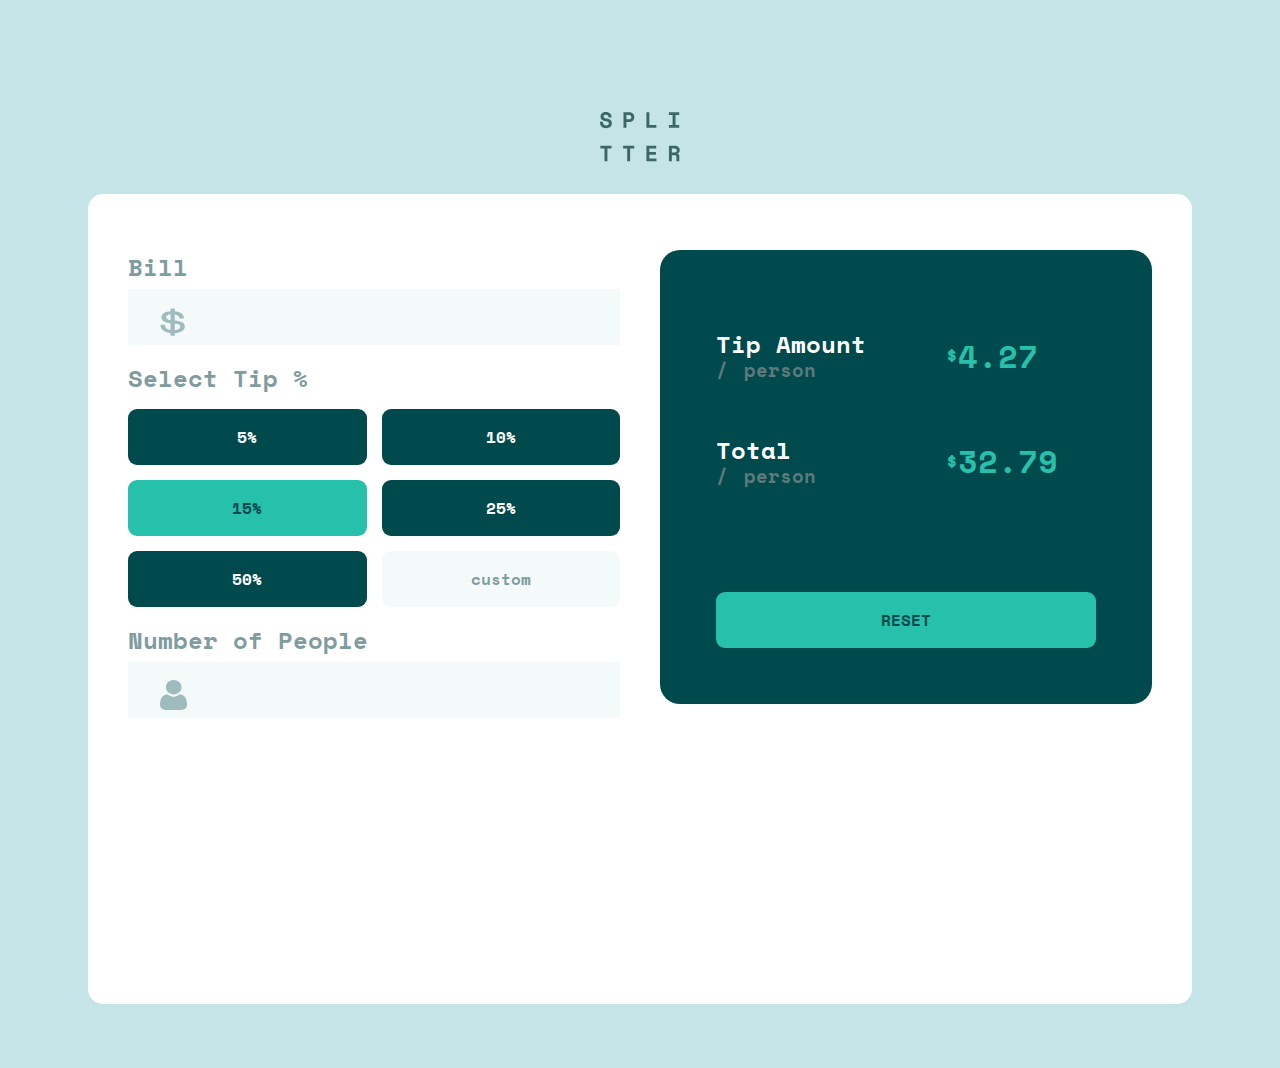
<file: index.html>
<!DOCTYPE html>
<html lang="en">

<head>
    <meta charset="UTF-8" />
    <meta http-equiv="X-UA-Compatible" content="IE=edge" />
    <meta name="viewport" content="width=device-width, initial-scale=1.0" />
    <title>tip-calculator</title>
    <link rel="preconnect" href="https://fonts.googleapis.com" />
    <link rel="preconnect" href="https://fonts.gstatic.com" crossorigin />
    <link href="https://fonts.googleapis.com/css2?family=Space+Mono:ital,wght@0,400;0,700;1,700&display=swap" rel="stylesheet" />
    <link rel="stylesheet" href="/CSS/normalize.css" />
    <link rel="stylesheet" href="/CSS/style.css" />
</head>

<body>
    <img class="logo" src="/icons/logo.svg" alt="logo" />
    <div class="main__card grid grid__article-2x2">
        <section>
            <div class="bill__block">
                <h2 class="bill__heading bill">Bill</h2>
                <div class="input--group">
                    <img class="input__image" src="/icons/icon-dollar.svg" alt="users" />
                    <input class="input" type="text" />
                </div>
            </div>
            <h2 class="select bill">Select Tip %</h2>
            <div class="plan">
                <div class="plan__container grid grid-2x3">
                    <button class="btn btn--primary">5%</button>
                    <button class="btn btn--primary">10%</button>
                    <button class="btn btn--secondary">15%</button>
                    <button class="btn btn--primary">25%</button>
                    <button class="btn btn--primary">50%</button>
                    <button class="btn btn--accent">custom</button>
                </div>
            </div>
            <div class="bill__block">
                <h2 class="bill__heading bill">Number of People</h2>
                <div class="input--group">
                    <img class="input__image" src="/icons/icon-person.svg" alt="users" />
                    <input class="input" type="text" />
                </div>
            </div>
        </section>
        <section class="container pad">
            <div class="grid grid-2x2 gen--pad">
                <div class="card__label">
                    <h2 class="card__heading">Tip Amount</h2>
                    <p class="card__person">person</p>
                </div>
                <div class="card__amount">
                    <p class="card__dollar">$</p>
                    <p class="card__price">4.27</p>
                </div>
                <div class="card__label">
                    <h2 class="card__heading">Total</h2>
                    <p class="card__person">person</p>
                </div>
                <div class="card__amount">
                    <p class="card__dollar">$</p>
                    <p class="card__price">32.79</p>
                </div>
            </div>
            <input class="btn btn--secondary reset--hover" type="submit" value="RESET" />
        </section>
    </div>
</body>

</html>
</file>
<file: CSS/style.css>
:root {
                                      --Strong-cyan: hsl(172, 67%, 45%);
                                      --Very-dark-cyan: hsl(183, 100%, 15%);
                                      --Dark-grayish-cyan: hsl(186, 14%, 43%);
                                      --Grayish-cyan: hsl(184, 14%, 56%);
                                      --Light-grayish-cyan: hsl(185, 41%, 84%);
                                      --Very-light-grayish-cyan: hsl(189, 41%, 97%);
                                      --White: hsl(0, 0%, 100%);
                                      --font-size: 24px;
                                  }
                                  
                                  * {
                                      box-sizing: border-box;
                                  }
                                  
                                  body {
                                      font-weight: 700;
                                      font-size: 2rem;
                                      font-family: 'Space Mono', monospace;
                                      background: var(--Light-grayish-cyan);
                                      display: flex;
                                      background-size: cover;
                                      flex-direction: column;
                                      justify-content: center;
                                      align-items: center;
                                  }
                                  
                                  @media screen and (min-width:768px) {
                                      body {
                                          font-size: 1rem;
                                          margin: 4rem auto;
                                      }
                                      .main__card {
                                          background: var(--White);
                                          height: 90vh;
                                      }
                                  }
                                  
                                  .main__card {
                                      background: var(--White);
                                      padding: 2.5rem;
                                      border-radius: 15px;
                                  }
                                  
                                  @media screen and (min-width:768px) {
                                      .container {
                                          margin: 0;
                                      }
                                  }
                                  /* Button */
                                  
                                  .btn {
                                      width: 100%;
                                      text-align: center;
                                      padding: 1rem;
                                      border-radius: 9px;
                                      border: 0;
                                      outline: 0;
                                      line-height: 1.5;
                                      cursor: pointer;
                                  }
                                  
                                  .btn--primary {
                                      background: var(--Very-dark-cyan);
                                      color: var(--White);
                                      font-weight: 700;
                                  }
                                  
                                  .btn--secondary {
                                      background: var(--Strong-cyan);
                                      color: var(--Very-dark-cyan);
                                      font-weight: 700;
                                  }
                                  
                                  .btn--accent {
                                      background: var(--Very-light-grayish-cyan);
                                      color: var(--Grayish-cyan);
                                      font-weight: 700;
                                  }
                                  /* Input */
                                  
                                  .input--group {
                                      display: flex;
                                      justify-content: space-between;
                                      background: var(--Very-light-grayish-cyan);
                                      padding: 0.5rem 2rem 0.5rem 2rem;
                                      width: 100%;
                                  }
                                  
                                  .input {
                                      outline: 0;
                                      border: 0;
                                      color: var(--Very-dark-cyan);
                                      flex-grow: 1;
                                      background: none;
                                      padding-left: 7rem;
                                      align-items: flex-end;
                                      width: 100%;
                                      text-align: right;
                                      font-weight: 700;
                                      line-height: 1.5;
                                  }
                                  
                                  .input__image {
                                      width: 30px;
                                      height: 30px;
                                      vertical-align: middle;
                                      margin-top: 10px;
                                  }
                                  
                                  .reset {
                                      border: 0;
                                      outline: 0;
                                      background: var(--Strong-cyan);
                                  }
                                  
                                  .reset--hover:hover {
                                      background: var(--White);
                                      border: 3px solid cyan;
                                      transition: background 0.3s ease-in-out;
                                      cursor: pointer;
                                  }
                                  /* Grid */
                                  
                                  .grid {
                                      display: grid;
                                  }
                                  /* Card */
                                  
                                  .card__heading {
                                      color: var(--White);
                                      text-align: left;
                                      padding-bottom: 0;
                                      margin-bottom: 0;
                                      margin: 0;
                                  }
                                  
                                  .card__text {
                                      color: var(--Strong-cyan);
                                  }
                                  
                                  .card__person {
                                      color: var(--White);
                                  }
                                  
                                  .container {
                                      background: var(--Very-dark-cyan);
                                      border-radius: 20px;
                                      padding: 2rem;
                                      margin-bottom: 0;
                                  }
                                  
                                  .grid-2x2 {
                                      grid-template-columns: repeat(2, 1fr);
                                      grid-template-rows: repeat(2, 1fr);
                                      column-gap: 5rem;
                                      row-gap: 5px;
                                  }
                                  
                                  .card__price {
                                      font-size: 2.7rem;
                                  }
                                  
                                  .card__label {
                                      justify-self: left;
                                      align-self: center;
                                      text-align: left;
                                      margin: 0;
                                      padding: 0;
                                      font-size: 1rem;
                                  }
                                  
                                  .card__amount {
                                      color: var(--Strong-cyan);
                                      display: flex;
                                      justify-self: left;
                                      align-items: center;
                                      justify-content: center;
                                      margin-top: 0;
                                  }
                                  
                                  .card__person {
                                      padding-top: 0;
                                      margin: 0;
                                      font-size: 1.2rem;
                                      text-align: left;
                                      color: var(--Dark-grayish-cyan);
                                  }
                                  
                                  .card__person::before {
                                      content: "/";
                                      padding-right: 1rem;
                                  }
                                  
                                  .card__dollar {
                                      font-size: 2rem;
                                  }
                                  /* Plan */
                                  
                                  .plan__container {
                                      background: var(--White);
                                      max-width: 100%;
                                  }
                                  
                                  .grid-2x3 {
                                      grid-template-columns: repeat(2, 1fr);
                                      grid-template-rows: repeat(2, 1fr);
                                      row-gap: 15px;
                                      column-gap: 15px;
                                  }
                                  /* Bill */
                                  
                                  .bill__block {
                                      margin-bottom: 3rem;
                                  }
                                  
                                  .bill {
                                      margin-bottom: .5rem;
                                      color: var(--Grayish-cyan);
                                      font-size: 1.5rem;
                                  }
                                  
                                  .bill__heading {
                                      font-size: 1.5rem;
                                  }
                                  
                                  .flex {
                                      display: flex;
                                      flex-direction: column;
                                      align-items: center;
                                      justify-content: center;
                                  }
                                  
                                  .select {
                                      margin-bottom: 1rem;
                                  }
                                  
                                  .logo {
                                      width: 5rem;
                                      margin-bottom: 0;
                                      margin-top: 3rem;
                                      margin-bottom: 2rem;
                                  }
                                  
                                  .grid-2x2 {
                                      grid-template-columns: repeat( 2, 1fr);
                                      grid-template-rows: repeat(2, 1fr);
                                  }
                                  
                                  @media screen and (min-width:768px) {
                                      .grid__article-2x2 {
                                          grid-template-columns: repeat(2, 1fr);
                                          grid-template-rows: repeat(2, 1fr);
                                          column-gap: 40px;
                                          align-items: flex-start;
                                      }
                                      .select {
                                          margin-bottom: 1rem
                                      }
                                      .bill__block {
                                          margin-bottom: 1rem;
                                      }
                                  }
                                  
                                  @media screen and (min-width:768px) {
                                      .container {
                                          padding: 2rem;
                                          padding-bottom: 0;
                                          font-size: 1rem;
                                      }
                                      .card__heading {
                                          font-size: 1.5rem;
                                      }
                                      .card__text {
                                          font-size: 1rem;
                                      }
                                      .card__price {
                                          font-size: 2rem;
                                      }
                                      .card__amount {
                                          color: var(--Strong-cyan);
                                          display: flex;
                                          justify-self: left;
                                          align-items: center;
                                          justify-content: center;
                                          margin-top: 0;
                                      }
                                      .card__person::before {
                                          content: "/";
                                          padding-right: 1rem;
                                      }
                                      .card__dollar {
                                          font-size: 1.2rem;
                                      }
                                      .gen--pad {
                                          padding-bottom: 5rem;
                                      }
                                      .pad {
                                          padding: 3.5rem;
                                          margin-top: 1rem;
                                      }
                                  }
</file>
